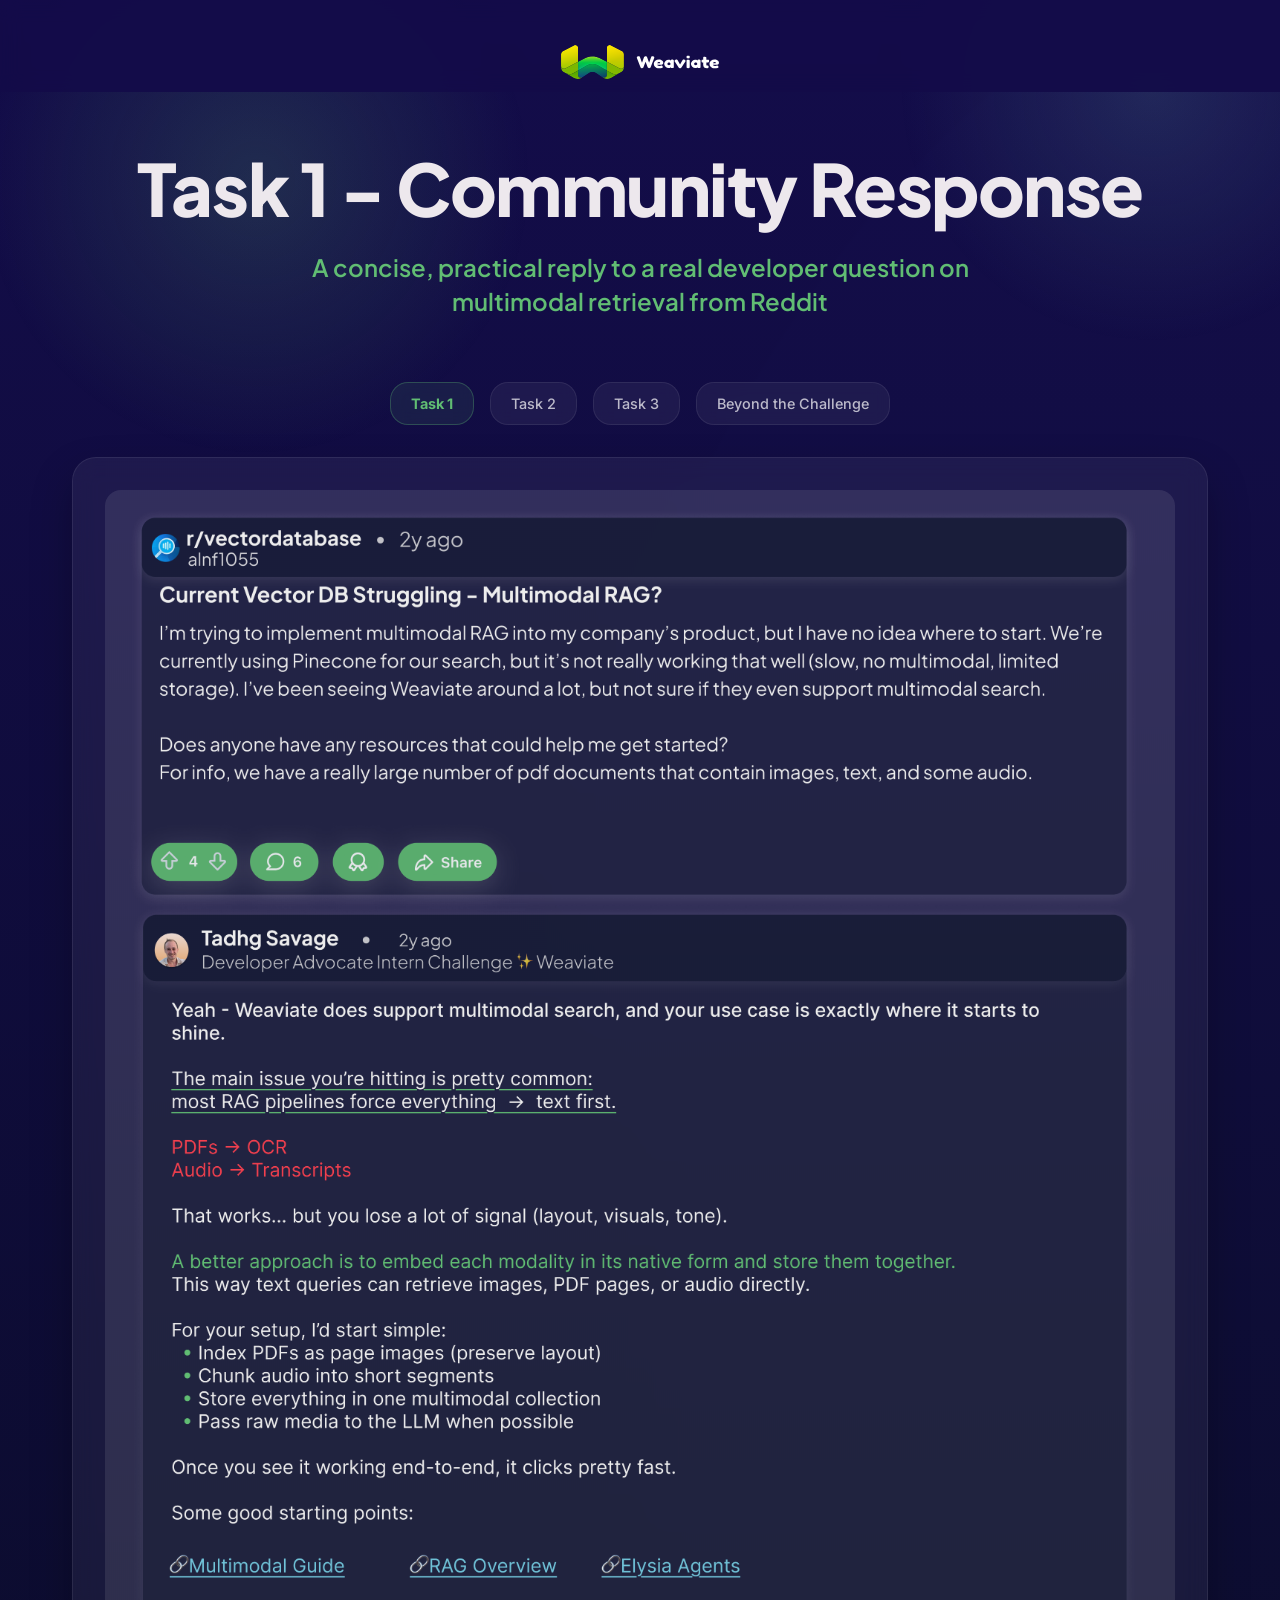
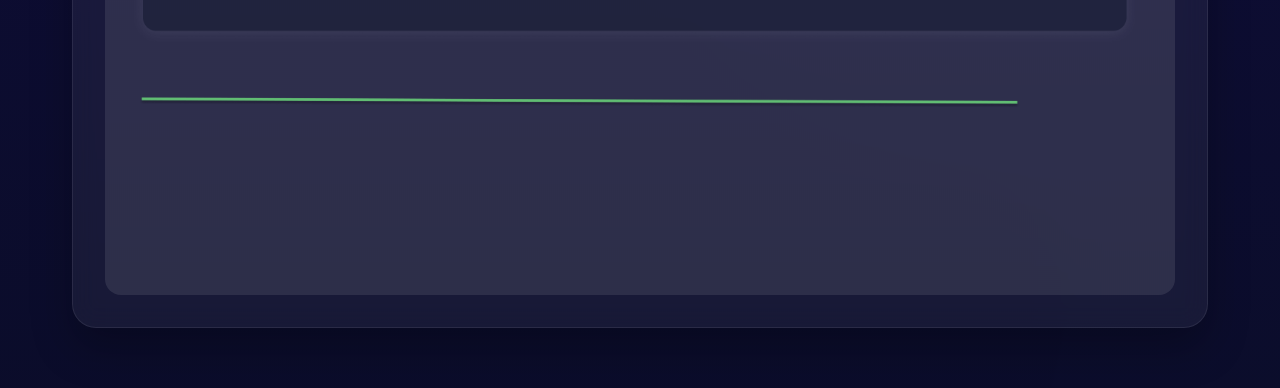
<file: index.html>
<!DOCTYPE html>
<html lang="en">
  <head>
    <!-- Google tag (gtag.js) -->
    <script async src="https://www.googletagmanager.com/gtag/js?id=G-1WE65T9QKD"></script>
    <script>
      window.dataLayer = window.dataLayer || [];
      function gtag(){dataLayer.push(arguments);}
      gtag('js', new Date());

      gtag('config', 'G-1WE65T9QKD');
    </script>
    <meta charset="UTF-8" />
    <meta name="viewport" content="width=device-width, initial-scale=1.0" />
    <title>Task 1 - Community Response</title>
    <meta
      name="description"
      content="Task 1: Community Response - A concise, practical reply to a real developer question on multimodal retrieval from Reddit."
    />
    <link rel="preconnect" href="https://fonts.googleapis.com" />
    <link rel="preconnect" href="https://fonts.gstatic.com" crossorigin />
    <link
      href="https://fonts.googleapis.com/css2?family=Fredoka:wght@500;600&family=Inter:wght@400;500;600;700&family=Plus+Jakarta+Sans:wght@500;700;800&display=swap"
      rel="stylesheet"
    />
    <link rel="preload" as="image" href="assets/images/Post_1.png" />
    <link
      rel="preload"
      as="image"
      href="assets/images/integrations-background-dark.png"
    />
    <link rel="prefetch" href="task2.html" />
    <link rel="prefetch" href="task3.html" />
    <link rel="prefetch" href="beyond.html" />
    <link rel="stylesheet" href="styles.css" />
  </head>
  <body>
    <div class="page-shell">
      <header class="site-header">
        <div class="header-row">
          <a class="brand" href="index.html" aria-label="Weaviate home">
            <img
              class="brand-logo"
              src="assets/logos/WeaviateLogo.svg"
              alt="Weaviate logo"
            />
          </a>
        </div>
      </header>

      <main class="hero">
        <div class="hero-container">
          <section class="task-page">
            <div class="task-page__container">
              <h1 class="task-page__title">Task 1 - Community Response</h1>
              <p class="task-page__subtitle">
                A concise, practical reply to a real developer question on
                multimodal retrieval from Reddit
              </p>

              <nav class="task-nav" aria-label="Challenge pages">
                <ul class="task-nav__list">
                  <li>
                    <a
                      href="index.html"
                      class="task-nav__link task-nav__link--active"
                      >Task 1</a
                    >
                  </li>
                  <li>
                    <a href="task2.html" class="task-nav__link">Task 2</a>
                  </li>
                  <li>
                    <a href="task3.html" class="task-nav__link">Task 3</a>
                  </li>
                  <li>
                    <a href="beyond.html" class="task-nav__link"
                      >Beyond the Challenge</a
                    >
                  </li>
                </ul>
              </nav>

              <div class="task-card-frame">
                <img
                  class="task-card-image"
                  src="assets/images/Post_1.png"
                  alt="Community Response social post"
                />
              </div>
            </div>
          </section>
        </div>
      </main>
    </div>

    <script src="script.js"></script>
  </body>
</html>
</file>
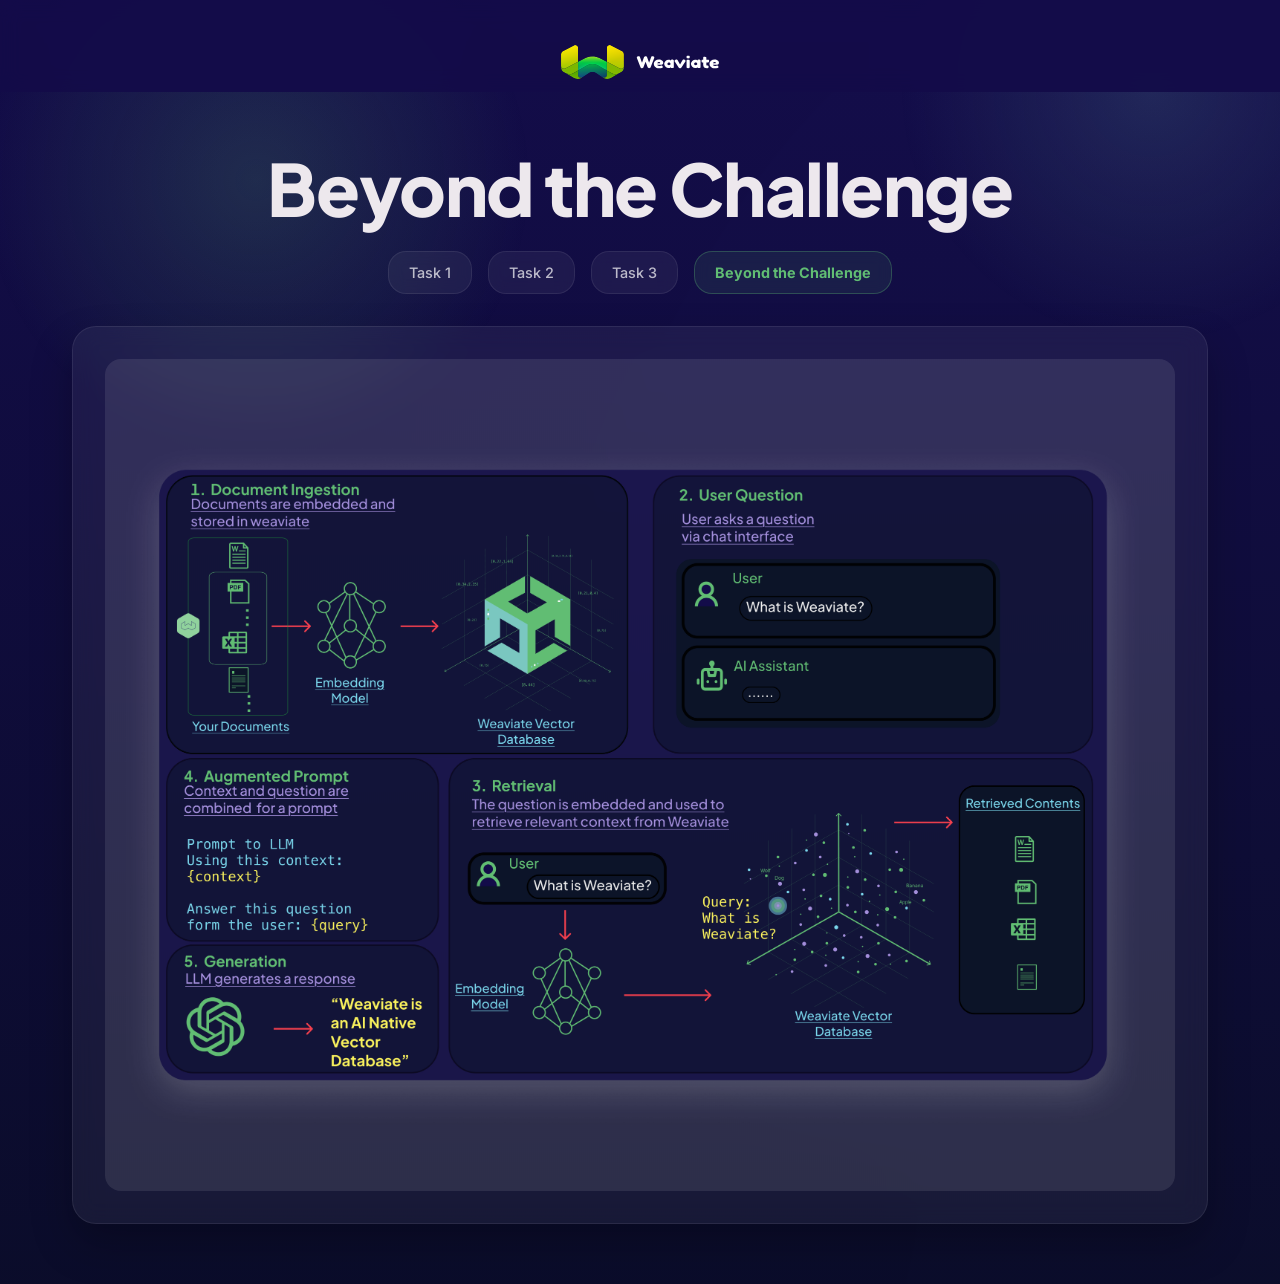
<file: beyond.html>
<!DOCTYPE html>
<html lang="en">
  <head>
    <!-- Google tag (gtag.js) -->
    <script async src="https://www.googletagmanager.com/gtag/js?id=G-1WE65T9QKD"></script>
    <script>
      window.dataLayer = window.dataLayer || [];
      function gtag(){dataLayer.push(arguments);}
      gtag('js', new Date());

      gtag('config', 'G-1WE65T9QKD');
    </script>
    <meta charset="UTF-8" />
    <meta name="viewport" content="width=device-width, initial-scale=1.0" />
    <title>Beyond the Challenge</title>
    <meta
      name="description"
      content="Beyond the Challenge - Extra initiative and extensions for the Weaviate Developer Advocate Intern Challenge."
    />
    <link rel="preconnect" href="https://fonts.googleapis.com" />
    <link rel="preconnect" href="https://fonts.gstatic.com" crossorigin />
    <link
      href="https://fonts.googleapis.com/css2?family=Fredoka:wght@500;600&family=Inter:wght@400;500;600;700&family=Plus+Jakarta+Sans:wght@500;700;800&display=swap"
      rel="stylesheet"
    />
    <link rel="preload" as="image" href="assets/images/Post_4.png" />
    <link
      rel="preload"
      as="image"
      href="assets/images/integrations-background-dark.png"
    />
    <link rel="prefetch" href="index.html" />
    <link rel="prefetch" href="task2.html" />
    <link rel="prefetch" href="task3.html" />
    <link rel="stylesheet" href="styles.css" />
  </head>
  <body>
    <div class="page-shell">
      <header class="site-header">
        <div class="header-row">
          <a class="brand" href="index.html" aria-label="Weaviate home">
            <img
              class="brand-logo"
              src="assets/logos/WeaviateLogo.svg"
              alt="Weaviate logo"
            />
          </a>
        </div>
      </header>

      <main class="hero">
        <div class="hero-container">
          <section class="task-page">
            <div class="task-page__container">
              <h1 class="task-page__title">Beyond the Challenge</h1>

              <nav class="task-nav" aria-label="Challenge pages">
                <ul class="task-nav__list">
                  <li>
                    <a href="index.html" class="task-nav__link">Task 1</a>
                  </li>
                  <li>
                    <a href="task2.html" class="task-nav__link">Task 2</a>
                  </li>
                  <li>
                    <a href="task3.html" class="task-nav__link">Task 3</a>
                  </li>
                  <li>
                    <a
                      href="beyond.html"
                      class="task-nav__link task-nav__link--active"
                      >Beyond the Challenge</a
                    >
                  </li>
                </ul>
              </nav>

              <div class="task-card-frame">
                <img
                  class="task-card-image"
                  src="assets/images/Post_4.png"
                  alt="Beyond the Challenge visual"
                />
              </div>
            </div>
          </section>
        </div>
      </main>
    </div>

    <script src="script.js"></script>
  </body>
</html>
</file>
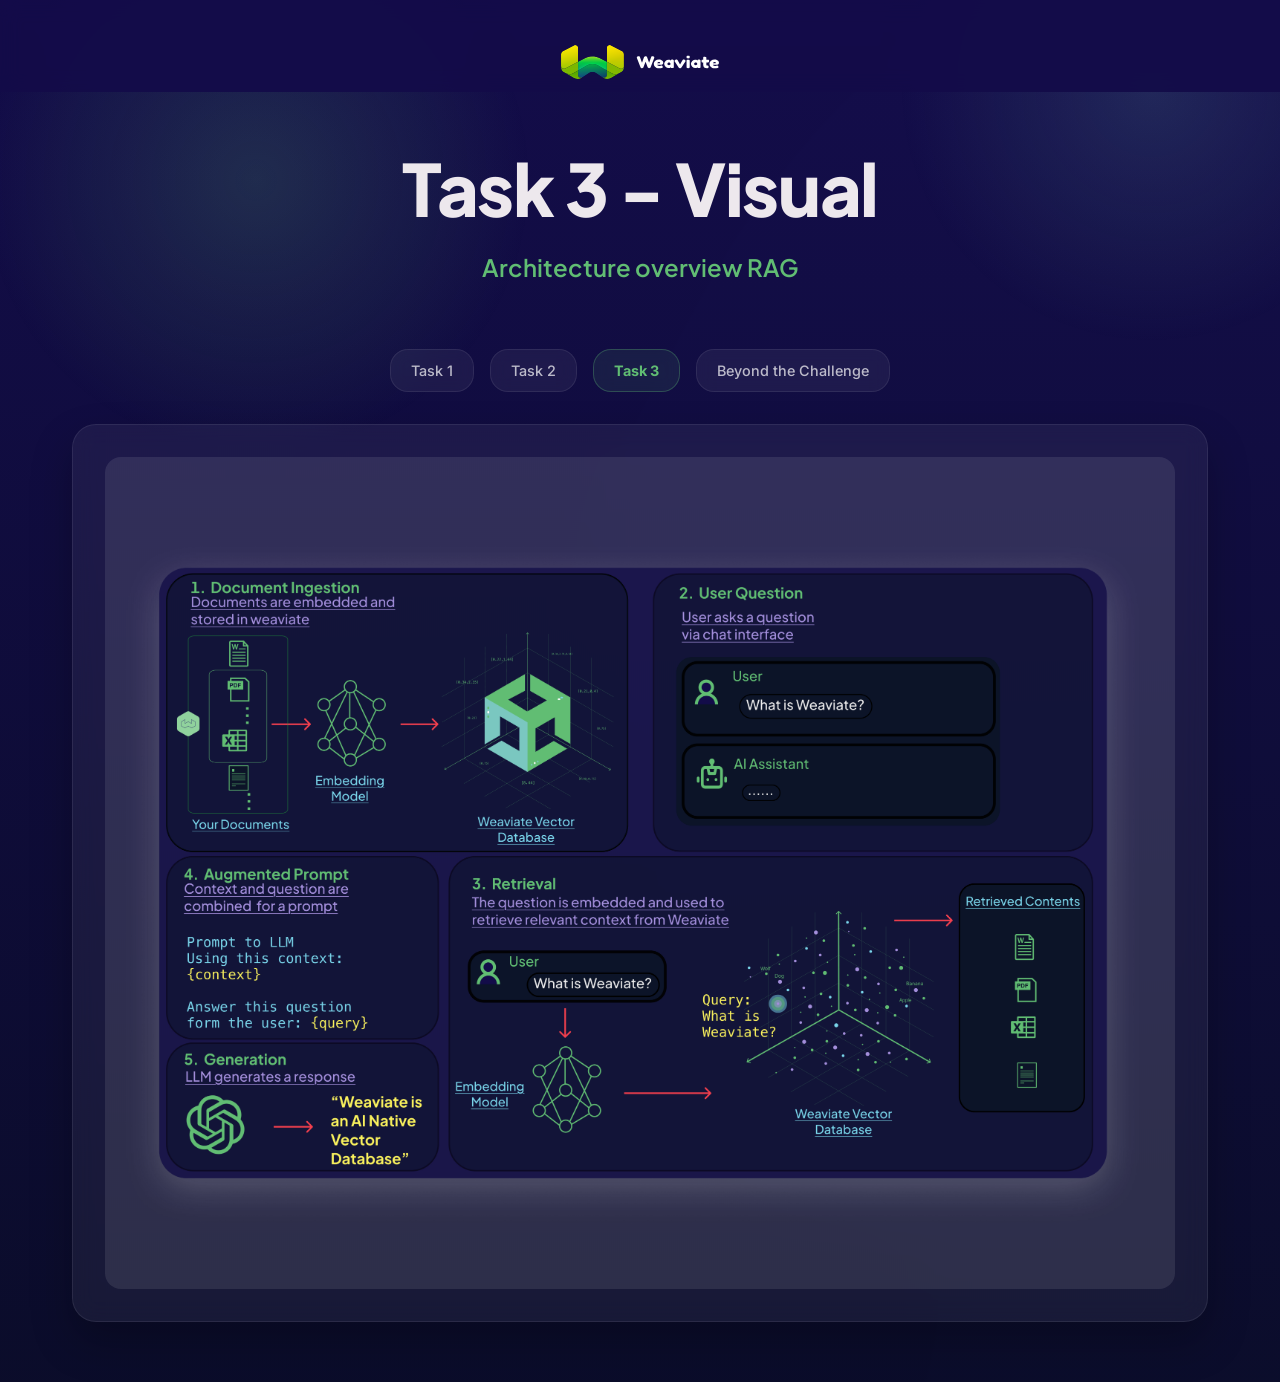
<file: task3.html>
<!DOCTYPE html>
<html lang="en">
  <head>
    <!-- Google tag (gtag.js) -->
    <script async src="https://www.googletagmanager.com/gtag/js?id=G-1WE65T9QKD"></script>
    <script>
      window.dataLayer = window.dataLayer || [];
      function gtag(){dataLayer.push(arguments);}
      gtag('js', new Date());

      gtag('config', 'G-1WE65T9QKD');
    </script>
    <meta charset="UTF-8" />
    <meta name="viewport" content="width=device-width, initial-scale=1.0" />
    <title>Task 3 - Visual</title>
    <meta
      name="description"
      content="Task 3: Visual - Architecture overview RAG."
    />
    <link rel="preconnect" href="https://fonts.googleapis.com" />
    <link rel="preconnect" href="https://fonts.gstatic.com" crossorigin />
    <link
      href="https://fonts.googleapis.com/css2?family=Fredoka:wght@500;600&family=Inter:wght@400;500;600;700&family=Plus+Jakarta+Sans:wght@500;700;800&display=swap"
      rel="stylesheet"
    />
    <link rel="preload" as="image" href="assets/images/Post_3.png" />
    <link
      rel="preload"
      as="image"
      href="assets/images/integrations-background-dark.png"
    />
    <link rel="prefetch" href="index.html" />
    <link rel="prefetch" href="task2.html" />
    <link rel="prefetch" href="beyond.html" />
    <link rel="stylesheet" href="styles.css" />
  </head>
  <body>
    <div class="page-shell">
      <header class="site-header">
        <div class="header-row">
          <a class="brand" href="index.html" aria-label="Weaviate home">
            <img
              class="brand-logo"
              src="assets/logos/WeaviateLogo.svg"
              alt="Weaviate logo"
            />
          </a>
        </div>
      </header>

      <main class="hero">
        <div class="hero-container">
          <section class="task-page">
            <div class="task-page__container">
              <h1 class="task-page__title">Task 3 - Visual</h1>
              <p class="task-page__subtitle">Architecture overview RAG</p>

              <nav class="task-nav" aria-label="Challenge pages">
                <ul class="task-nav__list">
                  <li>
                    <a href="index.html" class="task-nav__link">Task 1</a>
                  </li>
                  <li>
                    <a href="task2.html" class="task-nav__link">Task 2</a>
                  </li>
                  <li>
                    <a
                      href="task3.html"
                      class="task-nav__link task-nav__link--active"
                      >Task 3</a
                    >
                  </li>
                  <li>
                    <a href="beyond.html" class="task-nav__link"
                      >Beyond the Challenge</a
                    >
                  </li>
                </ul>
              </nav>

              <div class="task-card-frame">
                <img
                  class="task-card-image"
                  src="assets/images/Post_3.png"
                  alt="Task 3 visual"
                />
              </div>
            </div>
          </section>
        </div>
      </main>
    </div>

    <script src="script.js"></script>
  </body>
</html>
</file>
<file: styles.css>
:root {
  color-scheme: dark;

  --font-heading: "Plus Jakarta Sans", sans-serif;
  --font-body: "Inter", sans-serif;
  --font-display: "Fredoka", sans-serif;
  --font-mono: "Menlo", monospace;

  --weight-bold: 700;
  --weight-medium: 500;
  --weight-regular: 400;

  --color-bg: #130c49;
  --color-text: #ede8ed;
  --color-text-soft: rgba(237, 237, 237, 0.74);
  --color-accent: #61bd73;
  --color-surface: rgba(255, 255, 255, 0.08);
  --color-border: rgba(255, 255, 255, 0.12);

  --color-secondary-indigo: #262262;
  --color-secondary-teal: #7ac7c0;
  --color-secondary-mint: #bcf0a7;
  --color-secondary-sky: #7ad6eb;
  --color-secondary-lilac: #a590dd;

  --gradient-primary: linear-gradient(135deg, #3ab54a 0%, #0069b4 100%);
  --gradient-lime: linear-gradient(135deg, #06cd00 0%, #fff000 100%);
  --gradient-cyan-green: linear-gradient(135deg, #55cde0 0%, #06cd00 100%);
  --gradient-deep: linear-gradient(135deg, #0c1428 0%, #1b1464 100%);

  --space-xs: 0.5rem;
  --space-sm: 1rem;
  --space-md: 1.5rem;
  --space-lg: 2rem;
  --space-xl: 3rem;
  --space-2xl: 4rem;
  --space-3xl: 6rem;

  --radius: 24px;
  --radius-sm: 18px;

  --max-content: 720px;
}

* {
  box-sizing: border-box;
}

html {
  scroll-behavior: smooth;
}

body {
  margin: 0;
  min-height: 100vh;
  font-family: var(--font-body);
  color: var(--color-text);
  background:
    linear-gradient(180deg, rgba(19, 12, 73, 0.95), rgba(10, 12, 40, 0.96)),
    url("assets/images/integrations-background-dark.png") center/cover no-repeat;
}

body::before {
  content: "";
  position: fixed;
  inset: 0;
  background:
    radial-gradient(circle at 20% 20%, rgba(97, 189, 115, 0.18), transparent 22%),
    radial-gradient(circle at 90% 10%, rgba(122, 199, 192, 0.14), transparent 18%);
  pointer-events: none;
}

img {
  display: block;
  max-width: 100%;
}

a {
  color: inherit;
  text-decoration: none;
}

.page-shell {
  min-height: 100vh;
  position: relative;
}

.site-header {
  position: sticky;
  top: 0;
  z-index: 10;
  padding: var(--space-lg) var(--space-lg) 0;
  background: rgba(19, 12, 73, 0.95);
  backdrop-filter: blur(10px);
}

.header-row {
  width: min(100%, 1180px);
  margin: 0 auto;
  display: flex;
  justify-content: center;
  align-items: center;
}

.brand {
  display: inline-flex;
  align-items: center;
}

.brand-logo {
  display: block;
  height: 60px;
  width: auto;
  max-width: 240px;
}

.hero {
  min-height: 100vh;
  display: flex;
  align-items: center;
  padding: var(--space-md);
  position: relative;
  z-index: 1;
}

.hero-container {
  max-width: 1200px;
  margin: 0 auto;
  display: flex;
  flex-direction: column;
  align-items: center;
  text-align: center;
}

.site-footer {
  display: none;
}

.task-page {
  display: flex;
  justify-content: center;
  align-items: center;
  min-height: 100vh;
  padding: var(--space-lg);
}

.task-page__container {
  max-width: 1280px;
  text-align: center;
}

.task-page__title {
  margin: 0 0 var(--space-md);
  font-family: var(--font-heading);
  font-weight: 800;
  font-size: clamp(3rem, 6vw, 4.5rem);
  line-height: 1.1;
  letter-spacing: -0.02em;
  color: var(--color-text);
}

.task-page__subtitle {
  margin: 0 0 var(--space-2xl);
  font-family: var(--font-heading);
  font-weight: 600;
  font-size: clamp(1.2rem, 2vw, 1.5rem);
  line-height: 1.4;
  color: var(--color-accent);
  max-width: 720px;
  margin-left: auto;
  margin-right: auto;
}

.task-card-frame {
  background: rgba(237, 237, 237, 0.06);
  backdrop-filter: blur(12px);
  border: 1px solid rgba(255, 255, 255, 0.08);
  border-radius: 24px;
  box-shadow: 0 20px 40px rgba(0, 0, 0, 0.25);
  padding: var(--space-lg);
  display: inline-block;
  width: min(100%, 1210px);
  max-width: 1210px;
  min-height: 400px;
}

.task-card-image {
  max-width: 100%;
  height: auto;
  border-radius: 16px;
  display: block;
  opacity: 0;
  transition: opacity 0.2s ease;
}

.task-card-image.loaded {
  opacity: 1;
}

.task-nav {
  margin: 0 0 var(--space-lg);
}

.task-nav__list {
  display: flex;
  justify-content: center;
  flex-wrap: wrap;
  gap: var(--space-sm);
  list-style: none;
  margin: 0;
  padding: 0;
}

.task-nav__link {
  display: inline-block;
  padding: 12px 20px;
  background: rgba(237, 237, 237, 0.06);
  backdrop-filter: blur(8px);
  border: 1px solid rgba(255, 255, 255, 0.08);
  border-radius: 18px;
  color: rgba(255, 255, 255, 0.7);
  font-family: var(--font-body);
  font-weight: var(--weight-medium);
  font-size: 0.9rem;
  transition: all 0.2s ease;
}

.task-nav__link:hover {
  transform: translateY(-2px);
  filter: brightness(1.1);
  box-shadow: 0 8px 16px rgba(0, 0, 0, 0.2);
}

.task-nav__link--active {
  background: rgba(97, 189, 115, 0.1);
  border-color: rgba(97, 189, 115, 0.3);
  color: var(--color-accent);
  font-weight: var(--weight-bold);
}

.task-video-frame {
  background: rgba(237, 237, 237, 0.06);
  backdrop-filter: blur(12px);
  border: 1px solid rgba(255, 255, 255, 0.08);
  border-radius: 24px;
  box-shadow: 0 20px 40px rgba(0, 0, 0, 0.25);
  padding: var(--space-lg);
  display: inline-block;
  width: min(100%, 600px);
  max-width: 600px;
  margin: var(--space-lg) auto;
}

.task-video-link {
  display: block;
  text-decoration: none;
  transition: transform 0.2s ease, filter 0.2s ease;
}

.task-video-link:hover {
  transform: translateY(-2px);
  filter: brightness(1.05);
}

.task-video-embed {
  position: relative;
  aspect-ratio: 9 / 16;
  width: 100%;
  border-radius: 16px;
  overflow: hidden;
  background: rgba(0, 0, 0, 0.2);
}

.task-video-thumbnail {
  display: block;
  width: 100%;
  height: 100%;
  object-fit: cover;
  transition: transform 0.2s ease;
}

.task-video-link:hover .task-video-thumbnail {
  transform: scale(1.05);
}

.task-video-play {
  position: absolute;
  inset: 0;
  display: flex;
  align-items: center;
  justify-content: center;
  background: rgba(0, 0, 0, 0.35);
  transition: background 0.2s ease;
}

.task-video-link:hover .task-video-play {
  background: rgba(0, 0, 0, 0.45);
}

.task-video-play__icon {
  display: flex;
  align-items: center;
  justify-content: center;
  width: 56px;
  height: 56px;
  background: rgba(255, 255, 255, 0.92);
  border-radius: 50%;
  box-shadow: 0 8px 24px rgba(0, 0, 0, 0.4);
  transition: all 0.2s ease;
}

.task-video-link:hover .task-video-play__icon {
  width: 64px;
  height: 64px;
  background: rgba(255, 255, 255, 1);
  box-shadow: 0 12px 32px rgba(0, 0, 0, 0.5);
}

.task-video-play__icon::after {
  content: "";
  width: 0;
  height: 0;
  border-left: 12px solid #130c49;
  border-top: 8px solid transparent;
  border-bottom: 8px solid transparent;
  margin-left: 2px;
}

.task-page__body {
  padding: 2rem;
  color: var(--color-text);
  font-family: var(--font-body);
  line-height: 1.7;
  max-width: 760px;
  text-align: left;
}

.task-page__body p {
  margin: 0 0 1rem;
  color: rgba(237, 237, 237, 0.9);
}

.task-page__list {
  margin: 1rem 0 0 1.25rem;
  padding: 0;
  color: rgba(237, 237, 237, 0.88);
}

.task-page__list li {
  margin-bottom: 0.75rem;
}

@media (max-width: 1024px) {
  .hero {
    padding: var(--space-md);
  }

  .hero-container {
    max-width: 100%;
  }

  .task-page {
    padding: var(--space-md);
  }

  .task-page__container {
    max-width: 100%;
  }

  .task-card-frame {
    width: min(100%, 980px);
    padding: var(--space-md);
  }

  .task-page__title {
    font-size: clamp(2.5rem, 8vw, 3.5rem);
  }

  .task-page__subtitle {
    font-size: clamp(1rem, 2.5vw, 1.3rem);
  }

  .task-video-frame {
    width: min(100%, 500px);
    max-width: 500px;
    margin: var(--space-md) auto;
  }
}

@media (max-width: 768px) {
  .task-nav__list {
    flex-direction: column;
    align-items: center;
    gap: var(--space-xs);
  }

  .task-nav__link {
    width: 100%;
    max-width: 240px;
    text-align: center;
    padding: 10px 16px;
    font-size: 0.85rem;
  }
}

@media (max-width: 720px) {
  .site-header {
    padding: var(--space-md) var(--space-md) 0;
  }

  .hero {
    padding: var(--space-md);
  }

  .task-page {
    padding: var(--space-sm);
  }

  .task-page__title {
    font-size: clamp(2rem, 10vw, 3rem);
    margin-bottom: var(--space-sm);
  }

  .task-page__subtitle {
    font-size: 1rem;
    margin-bottom: var(--space-lg);
  }

  .task-card-frame {
    padding: var(--space-sm);
    border-radius: 20px;
  }

  .task-card-image {
    border-radius: 12px;
  }

  .task-video-frame {
    width: min(100%, 95vw);
    max-width: 95vw;
    padding: var(--space-md);
    margin: var(--space-md) auto;
  }

  .task-video-embed {
    border-radius: 12px;
  }

  .task-video-play__icon {
    width: 48px;
    height: 48px;
  }

  .task-video-link:hover .task-video-play__icon {
    width: 56px;
    height: 56px;
  }

  .task-page__body {
    padding: 1.25rem;
  }
}
</file>
